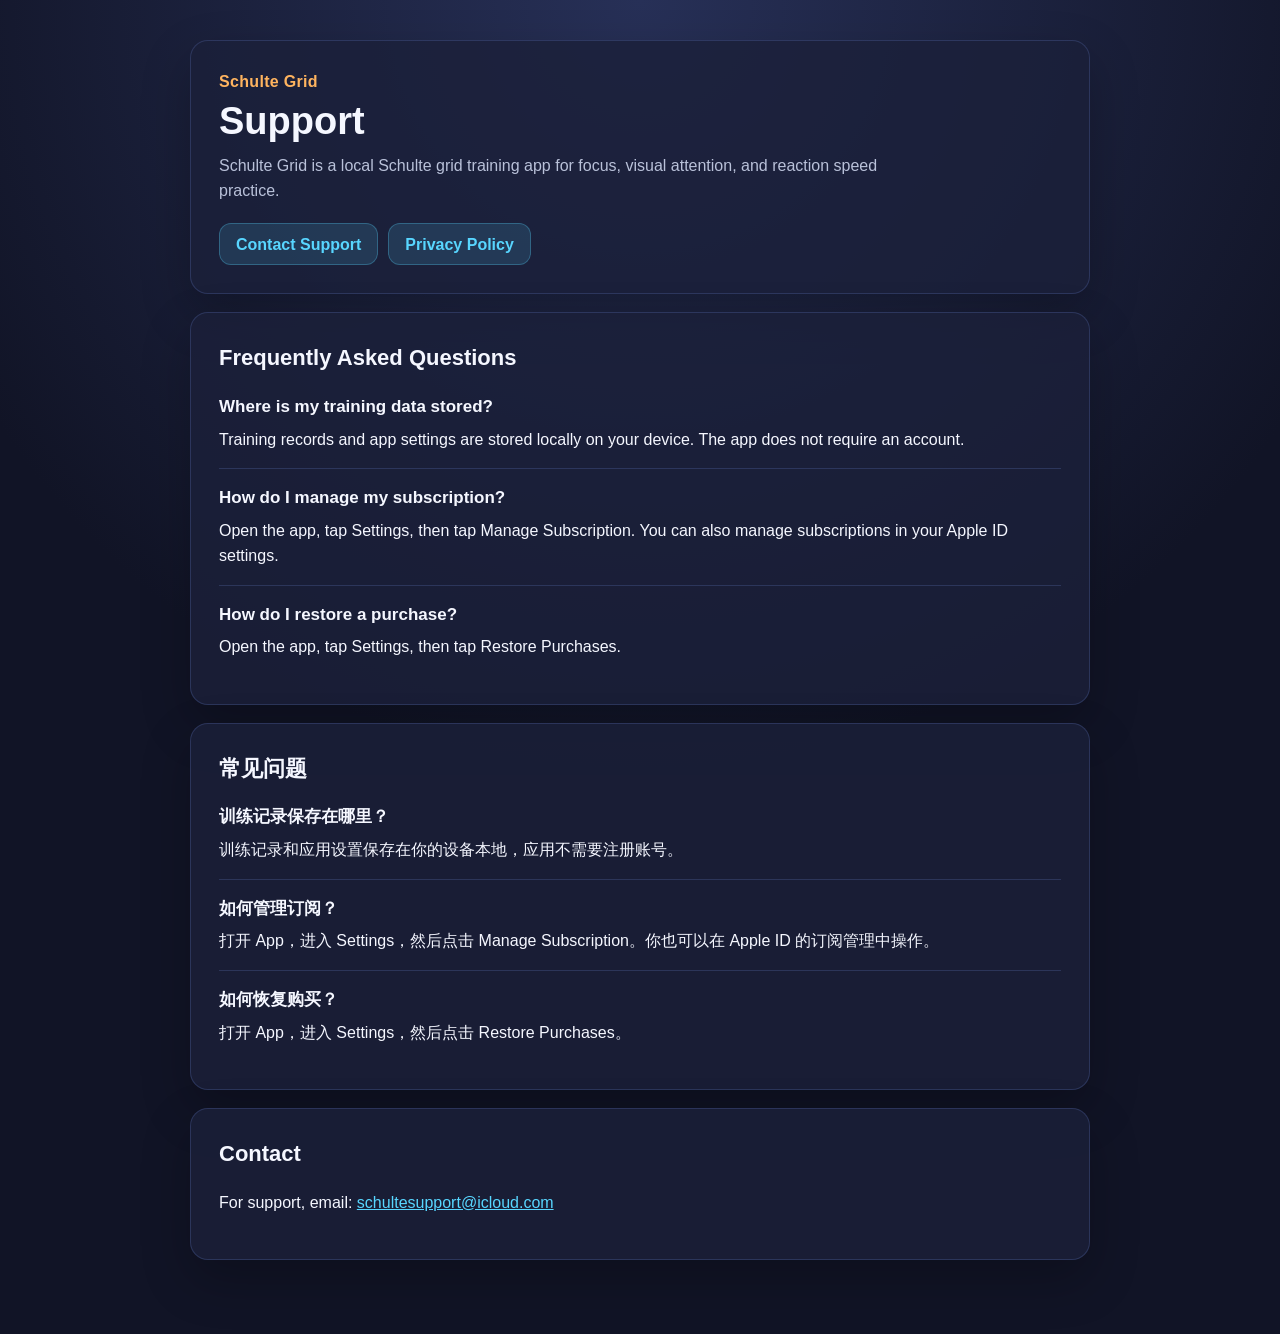
<file: docs/index.html>
<!doctype html>
<html lang="en">
<head>
  <meta charset="utf-8">
  <meta name="viewport" content="width=device-width, initial-scale=1">
  <title>Schulte Grid Support</title>
  <link rel="stylesheet" href="styles.css">
</head>
<body>
  <main class="page">
    <section class="hero">
      <p class="eyebrow">Schulte Grid</p>
      <h1>Support</h1>
      <p class="lead">Schulte Grid is a local Schulte grid training app for focus, visual attention, and reaction speed practice.</p>
      <div class="actions">
        <a href="#contact">Contact Support</a>
        <a href="privacy.html">Privacy Policy</a>
      </div>
    </section>

    <section class="section">
      <h2>Frequently Asked Questions</h2>
      <div class="item">
        <h3>Where is my training data stored?</h3>
        <p>Training records and app settings are stored locally on your device. The app does not require an account.</p>
      </div>
      <div class="item">
        <h3>How do I manage my subscription?</h3>
        <p>Open the app, tap Settings, then tap Manage Subscription. You can also manage subscriptions in your Apple ID settings.</p>
      </div>
      <div class="item">
        <h3>How do I restore a purchase?</h3>
        <p>Open the app, tap Settings, then tap Restore Purchases.</p>
      </div>
    </section>

    <section class="section zh">
      <h2>常见问题</h2>
      <div class="item">
        <h3>训练记录保存在哪里？</h3>
        <p>训练记录和应用设置保存在你的设备本地，应用不需要注册账号。</p>
      </div>
      <div class="item">
        <h3>如何管理订阅？</h3>
        <p>打开 App，进入 Settings，然后点击 Manage Subscription。你也可以在 Apple ID 的订阅管理中操作。</p>
      </div>
      <div class="item">
        <h3>如何恢复购买？</h3>
        <p>打开 App，进入 Settings，然后点击 Restore Purchases。</p>
      </div>
    </section>

    <section id="contact" class="section contact">
      <h2>Contact</h2>
      <p>For support, email: <a href="mailto:schultesupport@icloud.com">schultesupport@icloud.com</a></p>
    </section>
  </main>
</body>
</html>
</file>
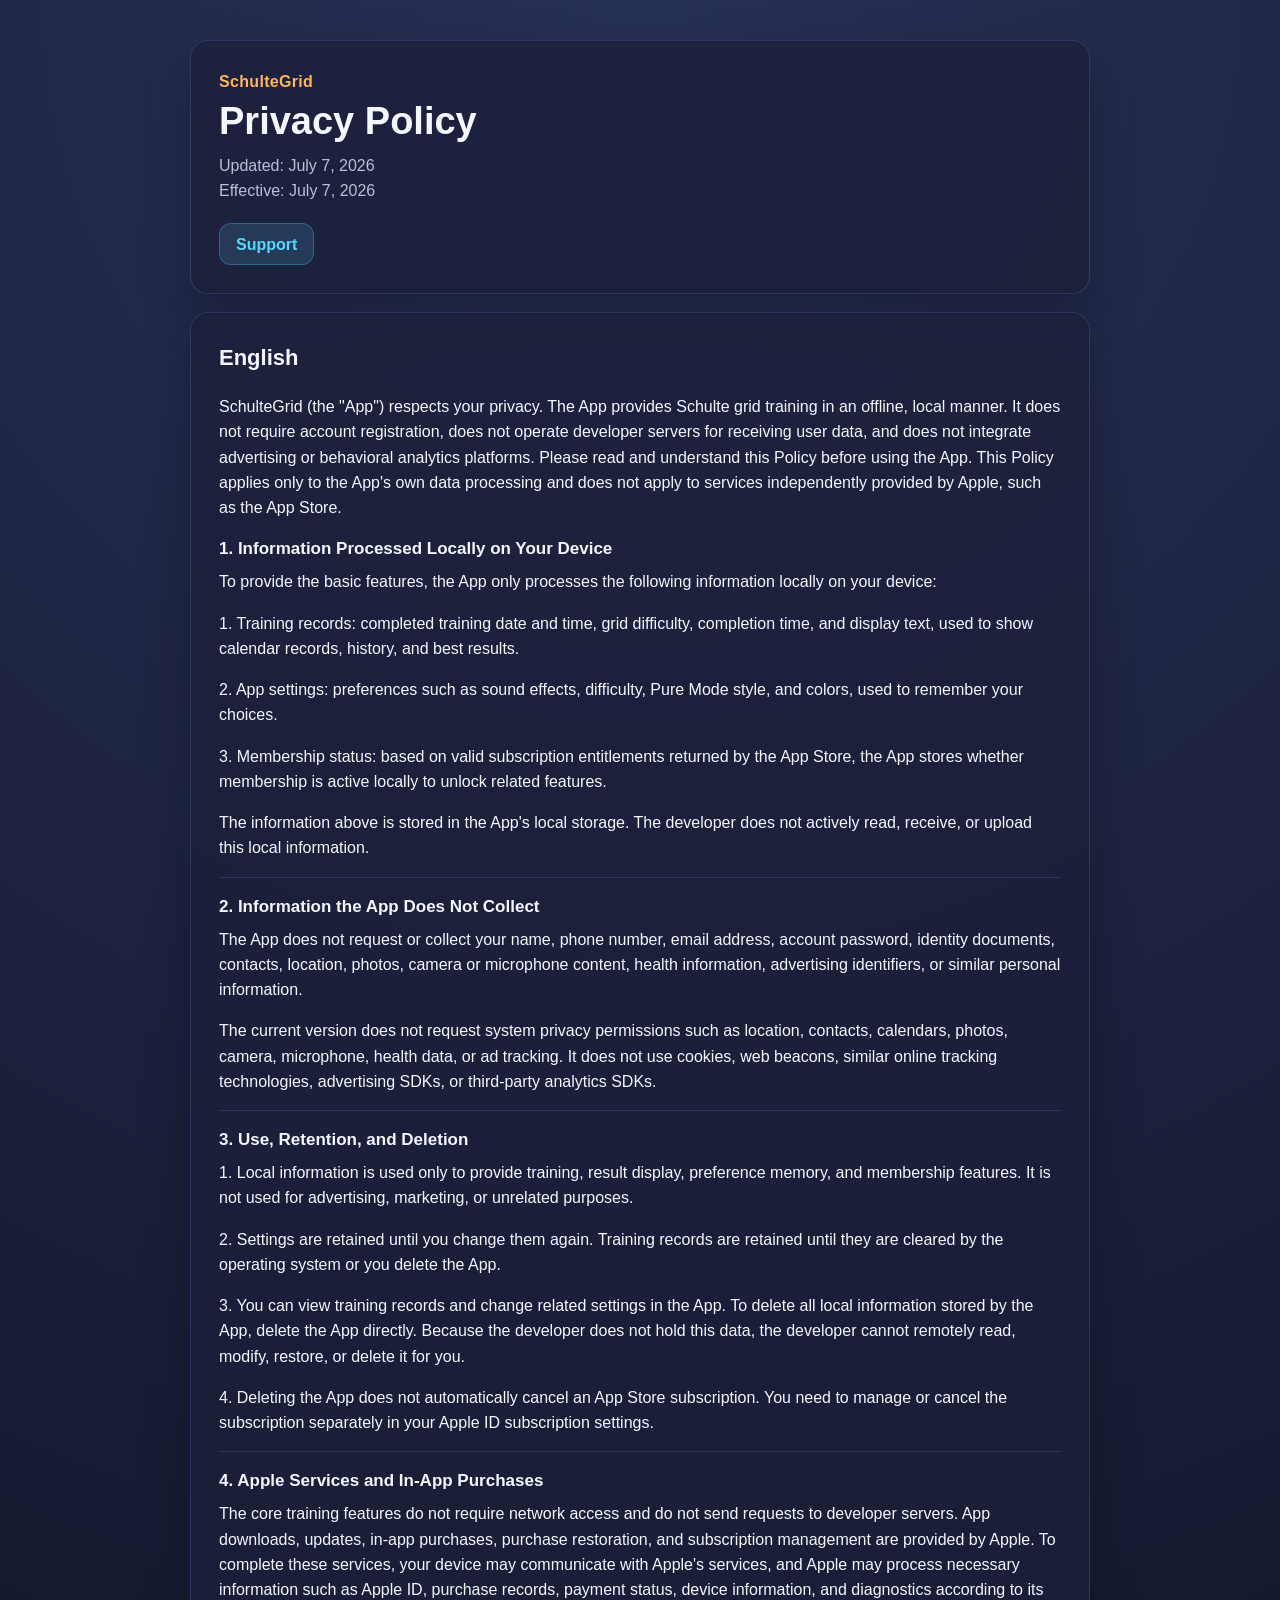
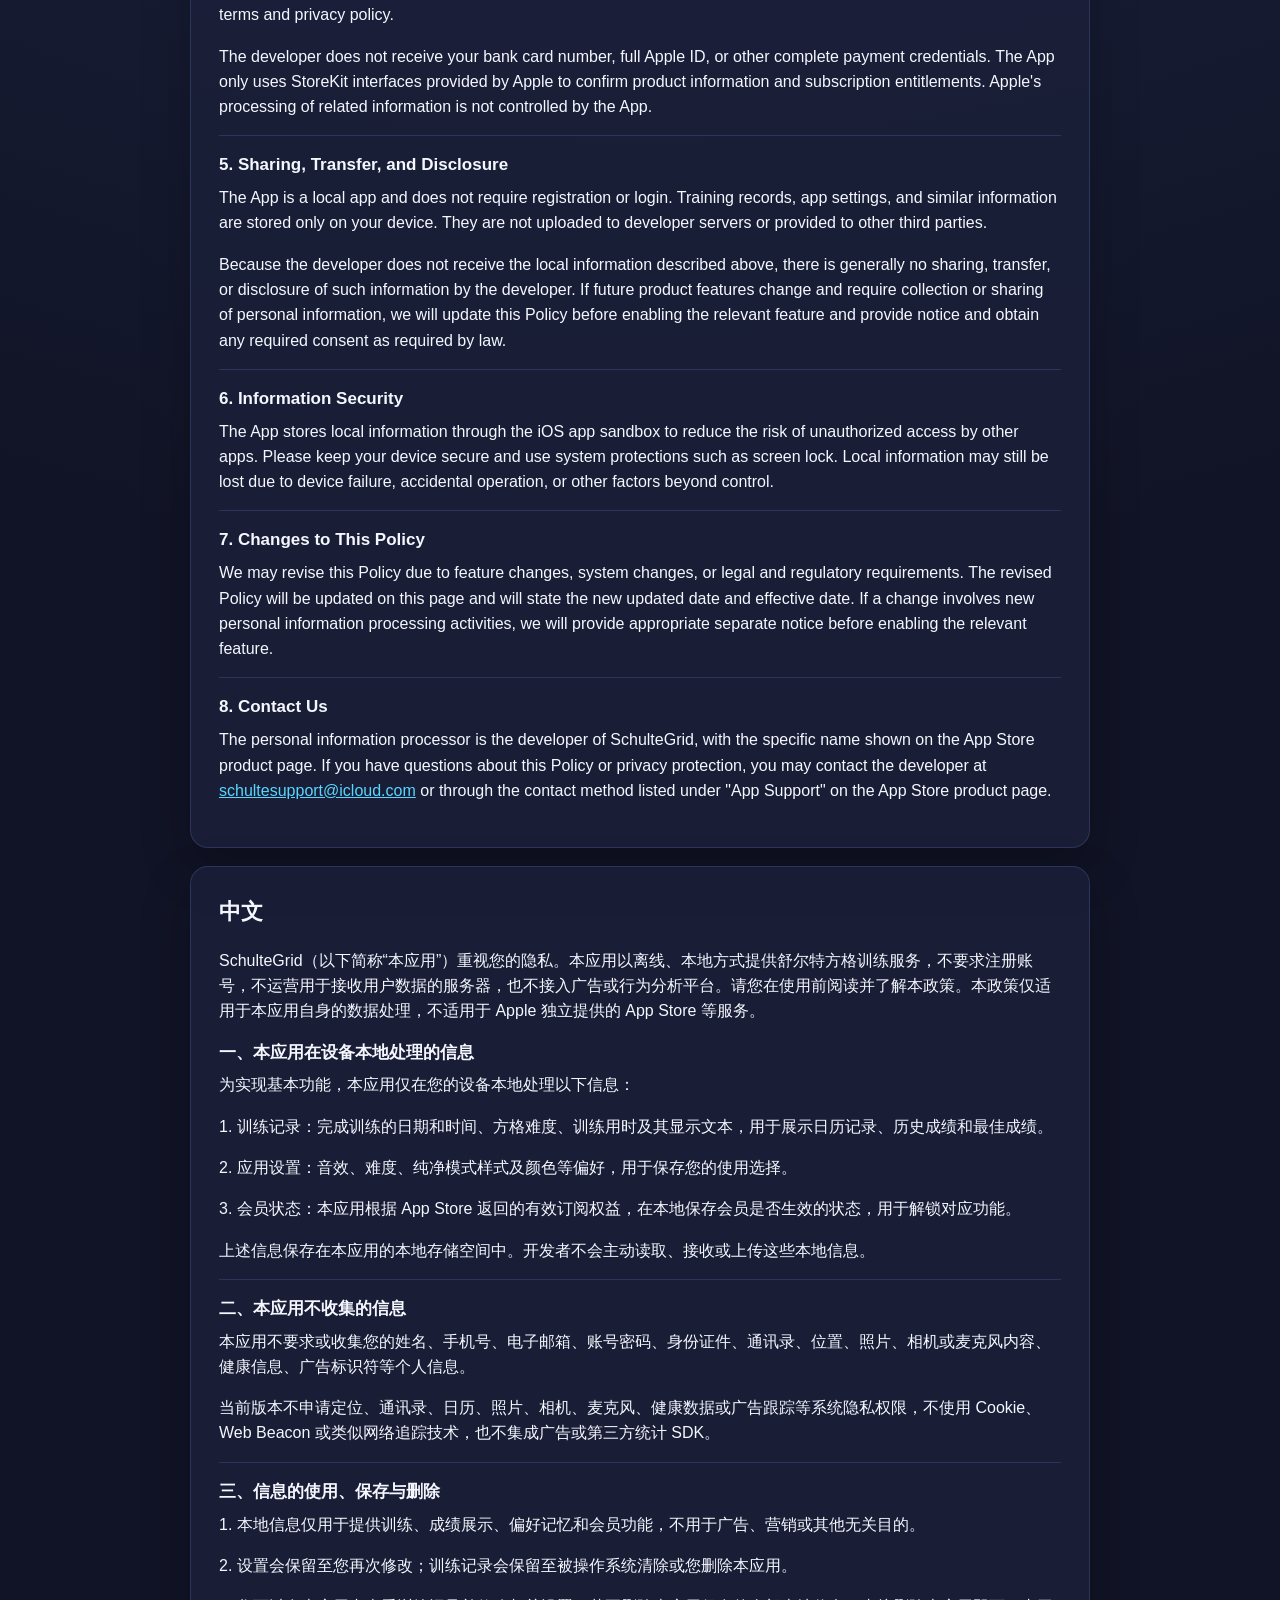
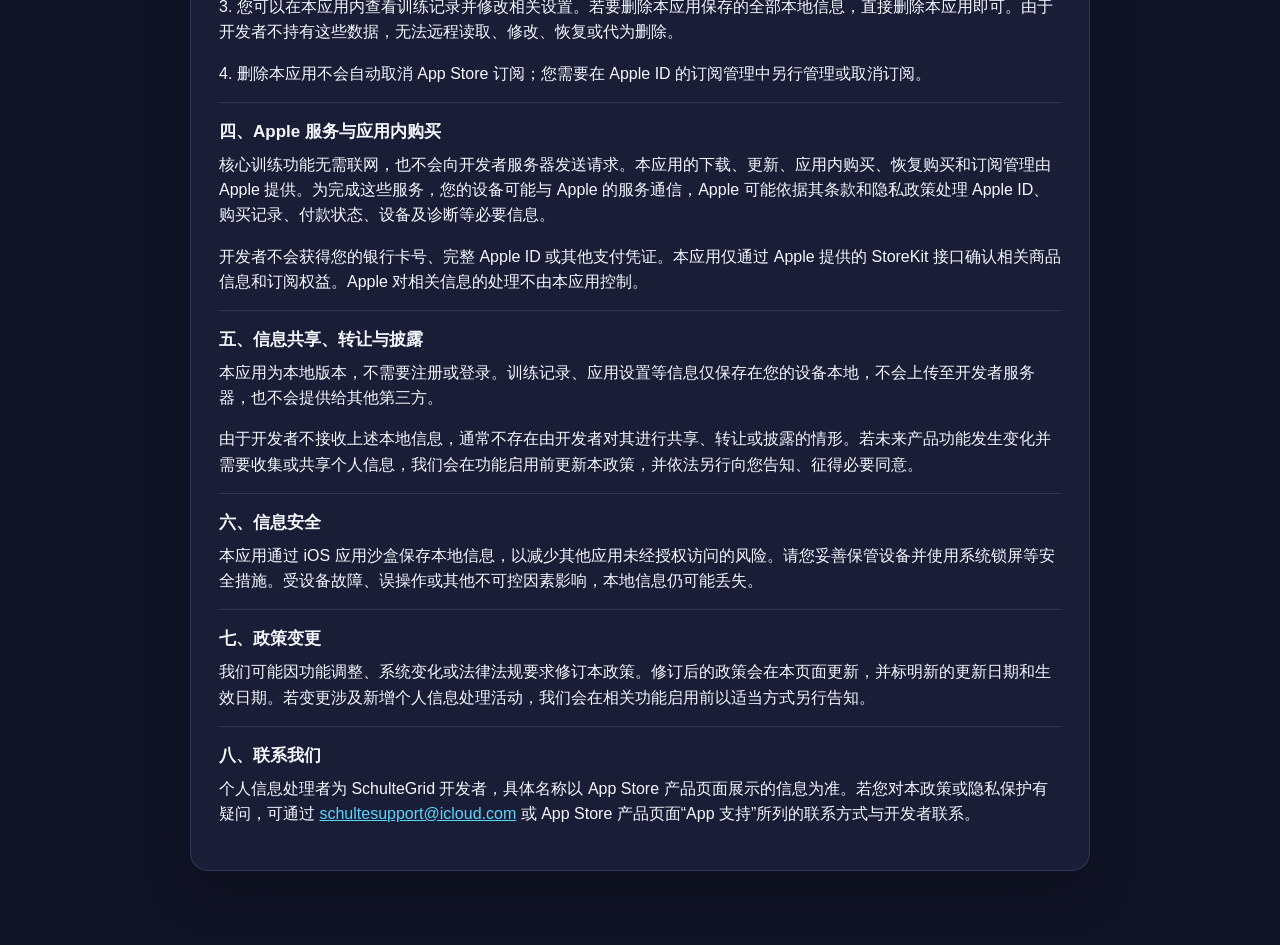
<file: docs/privacy.html>
<!doctype html>
<html lang="en">
<head>
  <meta charset="utf-8">
  <meta name="viewport" content="width=device-width, initial-scale=1">
  <title>SchulteGrid Privacy Policy</title>
  <link rel="stylesheet" href="styles.css">
</head>
<body>
  <main class="page">
    <section class="hero">
      <p class="eyebrow">SchulteGrid</p>
      <h1>Privacy Policy</h1>
      <p class="lead">Updated: July 7, 2026<br>Effective: July 7, 2026</p>
      <div class="actions">
        <a href="index.html">Support</a>
      </div>
    </section>

    <section class="section">
      <h2>English</h2>
      <p>SchulteGrid (the "App") respects your privacy. The App provides Schulte grid training in an offline, local manner. It does not require account registration, does not operate developer servers for receiving user data, and does not integrate advertising or behavioral analytics platforms. Please read and understand this Policy before using the App. This Policy applies only to the App's own data processing and does not apply to services independently provided by Apple, such as the App Store.</p>

      <div class="item">
        <h3>1. Information Processed Locally on Your Device</h3>
        <p>To provide the basic features, the App only processes the following information locally on your device:</p>
        <p>1. Training records: completed training date and time, grid difficulty, completion time, and display text, used to show calendar records, history, and best results.</p>
        <p>2. App settings: preferences such as sound effects, difficulty, Pure Mode style, and colors, used to remember your choices.</p>
        <p>3. Membership status: based on valid subscription entitlements returned by the App Store, the App stores whether membership is active locally to unlock related features.</p>
        <p>The information above is stored in the App's local storage. The developer does not actively read, receive, or upload this local information.</p>
      </div>

      <div class="item">
        <h3>2. Information the App Does Not Collect</h3>
        <p>The App does not request or collect your name, phone number, email address, account password, identity documents, contacts, location, photos, camera or microphone content, health information, advertising identifiers, or similar personal information.</p>
        <p>The current version does not request system privacy permissions such as location, contacts, calendars, photos, camera, microphone, health data, or ad tracking. It does not use cookies, web beacons, similar online tracking technologies, advertising SDKs, or third-party analytics SDKs.</p>
      </div>

      <div class="item">
        <h3>3. Use, Retention, and Deletion</h3>
        <p>1. Local information is used only to provide training, result display, preference memory, and membership features. It is not used for advertising, marketing, or unrelated purposes.</p>
        <p>2. Settings are retained until you change them again. Training records are retained until they are cleared by the operating system or you delete the App.</p>
        <p>3. You can view training records and change related settings in the App. To delete all local information stored by the App, delete the App directly. Because the developer does not hold this data, the developer cannot remotely read, modify, restore, or delete it for you.</p>
        <p>4. Deleting the App does not automatically cancel an App Store subscription. You need to manage or cancel the subscription separately in your Apple ID subscription settings.</p>
      </div>

      <div class="item">
        <h3>4. Apple Services and In-App Purchases</h3>
        <p>The core training features do not require network access and do not send requests to developer servers. App downloads, updates, in-app purchases, purchase restoration, and subscription management are provided by Apple. To complete these services, your device may communicate with Apple's services, and Apple may process necessary information such as Apple ID, purchase records, payment status, device information, and diagnostics according to its terms and privacy policy.</p>
        <p>The developer does not receive your bank card number, full Apple ID, or other complete payment credentials. The App only uses StoreKit interfaces provided by Apple to confirm product information and subscription entitlements. Apple's processing of related information is not controlled by the App.</p>
      </div>

      <div class="item">
        <h3>5. Sharing, Transfer, and Disclosure</h3>
        <p>The App is a local app and does not require registration or login. Training records, app settings, and similar information are stored only on your device. They are not uploaded to developer servers or provided to other third parties.</p>
        <p>Because the developer does not receive the local information described above, there is generally no sharing, transfer, or disclosure of such information by the developer. If future product features change and require collection or sharing of personal information, we will update this Policy before enabling the relevant feature and provide notice and obtain any required consent as required by law.</p>
      </div>

      <div class="item">
        <h3>6. Information Security</h3>
        <p>The App stores local information through the iOS app sandbox to reduce the risk of unauthorized access by other apps. Please keep your device secure and use system protections such as screen lock. Local information may still be lost due to device failure, accidental operation, or other factors beyond control.</p>
      </div>

      <div class="item">
        <h3>7. Changes to This Policy</h3>
        <p>We may revise this Policy due to feature changes, system changes, or legal and regulatory requirements. The revised Policy will be updated on this page and will state the new updated date and effective date. If a change involves new personal information processing activities, we will provide appropriate separate notice before enabling the relevant feature.</p>
      </div>

      <div class="item">
        <h3>8. Contact Us</h3>
        <p>The personal information processor is the developer of SchulteGrid, with the specific name shown on the App Store product page. If you have questions about this Policy or privacy protection, you may contact the developer at <a href="mailto:schultesupport@icloud.com">schultesupport@icloud.com</a> or through the contact method listed under "App Support" on the App Store product page.</p>
      </div>
    </section>

    <section class="section zh">
      <h2>中文</h2>
      <p>SchulteGrid（以下简称“本应用”）重视您的隐私。本应用以离线、本地方式提供舒尔特方格训练服务，不要求注册账号，不运营用于接收用户数据的服务器，也不接入广告或行为分析平台。请您在使用前阅读并了解本政策。本政策仅适用于本应用自身的数据处理，不适用于 Apple 独立提供的 App Store 等服务。</p>

      <div class="item">
        <h3>一、本应用在设备本地处理的信息</h3>
        <p>为实现基本功能，本应用仅在您的设备本地处理以下信息：</p>
        <p>1. 训练记录：完成训练的日期和时间、方格难度、训练用时及其显示文本，用于展示日历记录、历史成绩和最佳成绩。</p>
        <p>2. 应用设置：音效、难度、纯净模式样式及颜色等偏好，用于保存您的使用选择。</p>
        <p>3. 会员状态：本应用根据 App Store 返回的有效订阅权益，在本地保存会员是否生效的状态，用于解锁对应功能。</p>
        <p>上述信息保存在本应用的本地存储空间中。开发者不会主动读取、接收或上传这些本地信息。</p>
      </div>

      <div class="item">
        <h3>二、本应用不收集的信息</h3>
        <p>本应用不要求或收集您的姓名、手机号、电子邮箱、账号密码、身份证件、通讯录、位置、照片、相机或麦克风内容、健康信息、广告标识符等个人信息。</p>
        <p>当前版本不申请定位、通讯录、日历、照片、相机、麦克风、健康数据或广告跟踪等系统隐私权限，不使用 Cookie、Web Beacon 或类似网络追踪技术，也不集成广告或第三方统计 SDK。</p>
      </div>

      <div class="item">
        <h3>三、信息的使用、保存与删除</h3>
        <p>1. 本地信息仅用于提供训练、成绩展示、偏好记忆和会员功能，不用于广告、营销或其他无关目的。</p>
        <p>2. 设置会保留至您再次修改；训练记录会保留至被操作系统清除或您删除本应用。</p>
        <p>3. 您可以在本应用内查看训练记录并修改相关设置。若要删除本应用保存的全部本地信息，直接删除本应用即可。由于开发者不持有这些数据，无法远程读取、修改、恢复或代为删除。</p>
        <p>4. 删除本应用不会自动取消 App Store 订阅；您需要在 Apple ID 的订阅管理中另行管理或取消订阅。</p>
      </div>

      <div class="item">
        <h3>四、Apple 服务与应用内购买</h3>
        <p>核心训练功能无需联网，也不会向开发者服务器发送请求。本应用的下载、更新、应用内购买、恢复购买和订阅管理由 Apple 提供。为完成这些服务，您的设备可能与 Apple 的服务通信，Apple 可能依据其条款和隐私政策处理 Apple ID、购买记录、付款状态、设备及诊断等必要信息。</p>
        <p>开发者不会获得您的银行卡号、完整 Apple ID 或其他支付凭证。本应用仅通过 Apple 提供的 StoreKit 接口确认相关商品信息和订阅权益。Apple 对相关信息的处理不由本应用控制。</p>
      </div>

      <div class="item">
        <h3>五、信息共享、转让与披露</h3>
        <p>本应用为本地版本，不需要注册或登录。训练记录、应用设置等信息仅保存在您的设备本地，不会上传至开发者服务器，也不会提供给其他第三方。</p>
        <p>由于开发者不接收上述本地信息，通常不存在由开发者对其进行共享、转让或披露的情形。若未来产品功能发生变化并需要收集或共享个人信息，我们会在功能启用前更新本政策，并依法另行向您告知、征得必要同意。</p>
      </div>

      <div class="item">
        <h3>六、信息安全</h3>
        <p>本应用通过 iOS 应用沙盒保存本地信息，以减少其他应用未经授权访问的风险。请您妥善保管设备并使用系统锁屏等安全措施。受设备故障、误操作或其他不可控因素影响，本地信息仍可能丢失。</p>
      </div>

      <div class="item">
        <h3>七、政策变更</h3>
        <p>我们可能因功能调整、系统变化或法律法规要求修订本政策。修订后的政策会在本页面更新，并标明新的更新日期和生效日期。若变更涉及新增个人信息处理活动，我们会在相关功能启用前以适当方式另行告知。</p>
      </div>

      <div class="item">
        <h3>八、联系我们</h3>
        <p>个人信息处理者为 SchulteGrid 开发者，具体名称以 App Store 产品页面展示的信息为准。若您对本政策或隐私保护有疑问，可通过 <a href="mailto:schultesupport@icloud.com">schultesupport@icloud.com</a> 或 App Store 产品页面“App 支持”所列的联系方式与开发者联系。</p>
      </div>
    </section>
  </main>
</body>
</html>
</file>
<file: docs/styles.css>
:root {
  color-scheme: dark;
  --bg: #111426;
  --panel: rgba(27, 32, 58, 0.82);
  --text: #f5f7ff;
  --muted: #b9c1d9;
  --line: rgba(130, 160, 255, 0.18);
  --accent: #58d6ff;
  --accent-2: #ffb45f;
}

* {
  box-sizing: border-box;
}

body {
  margin: 0;
  font-family: -apple-system, BlinkMacSystemFont, "Segoe UI", sans-serif;
  background: radial-gradient(circle at top, #273057 0, var(--bg) 52%);
  color: var(--text);
  line-height: 1.58;
}

a {
  color: var(--accent);
}

.page {
  width: min(900px, calc(100% - 32px));
  margin: 0 auto;
  padding: 40px 0 56px;
}

.hero,
.section {
  background: var(--panel);
  border: 1px solid var(--line);
  border-radius: 18px;
  padding: 28px;
  margin-bottom: 18px;
  box-shadow: 0 20px 50px rgba(0, 0, 0, 0.24);
}

.eyebrow {
  margin: 0 0 6px;
  color: var(--accent-2);
  font-weight: 700;
  letter-spacing: 0.02em;
}

h1,
h2,
h3,
p {
  margin-top: 0;
}

h1 {
  font-size: 38px;
  line-height: 1.12;
  margin-bottom: 10px;
}

h2 {
  font-size: 22px;
  margin-bottom: 18px;
}

h3 {
  font-size: 17px;
  margin-bottom: 6px;
}

.lead {
  color: var(--muted);
  max-width: 680px;
}

.actions {
  display: flex;
  flex-wrap: wrap;
  gap: 10px;
  margin-top: 20px;
}

.actions a {
  display: inline-flex;
  align-items: center;
  justify-content: center;
  min-height: 42px;
  padding: 0 16px;
  border-radius: 12px;
  background: rgba(88, 214, 255, 0.14);
  border: 1px solid rgba(88, 214, 255, 0.28);
  text-decoration: none;
  font-weight: 700;
}

.item {
  border-top: 1px solid var(--line);
  padding-top: 16px;
  margin-top: 16px;
}

.item:first-of-type {
  border-top: 0;
  padding-top: 0;
  margin-top: 0;
}

.zh {
  font-family: -apple-system, BlinkMacSystemFont, "PingFang SC", "Microsoft YaHei", sans-serif;
}

.contact .note {
  color: var(--accent-2);
  font-size: 14px;
}

@media (max-width: 520px) {
  .page {
    width: min(100% - 24px, 900px);
    padding-top: 24px;
  }

  .hero,
  .section {
    padding: 22px;
    border-radius: 14px;
  }

  h1 {
    font-size: 31px;
  }
}
</file>
